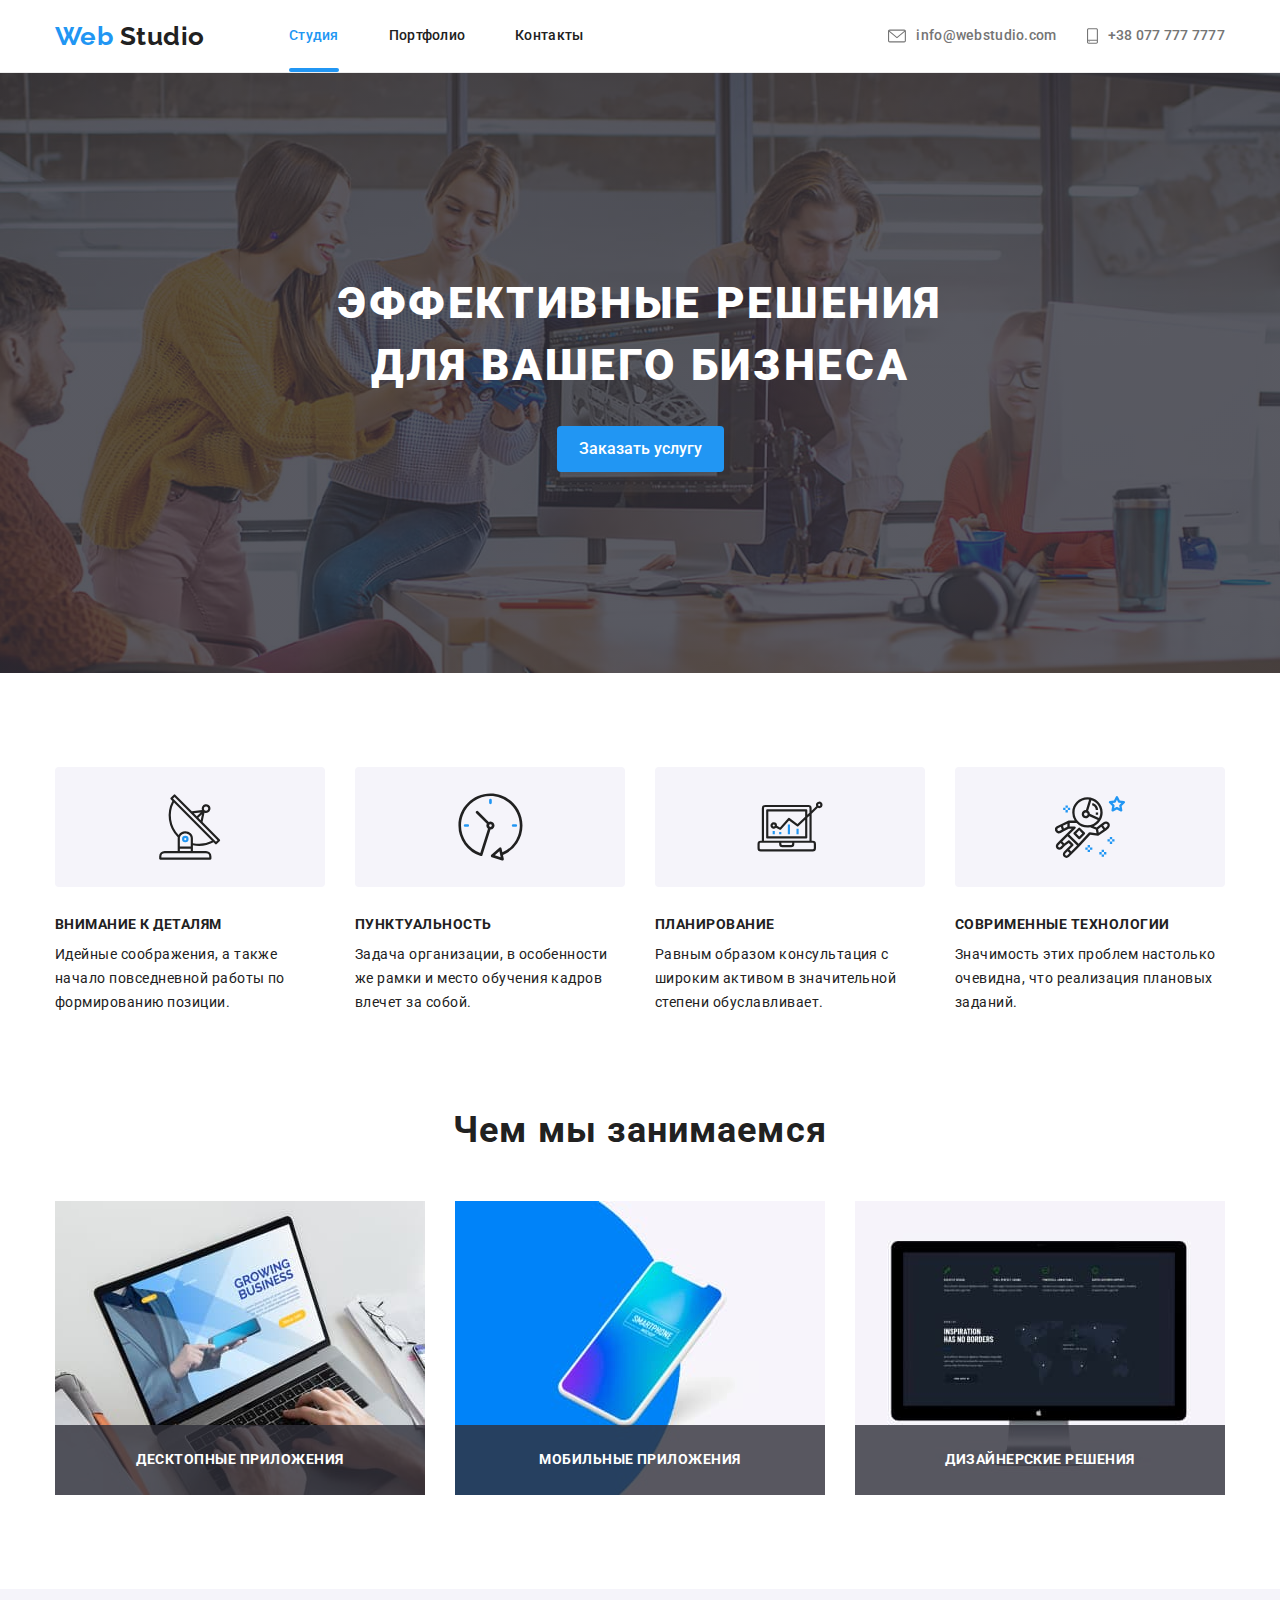
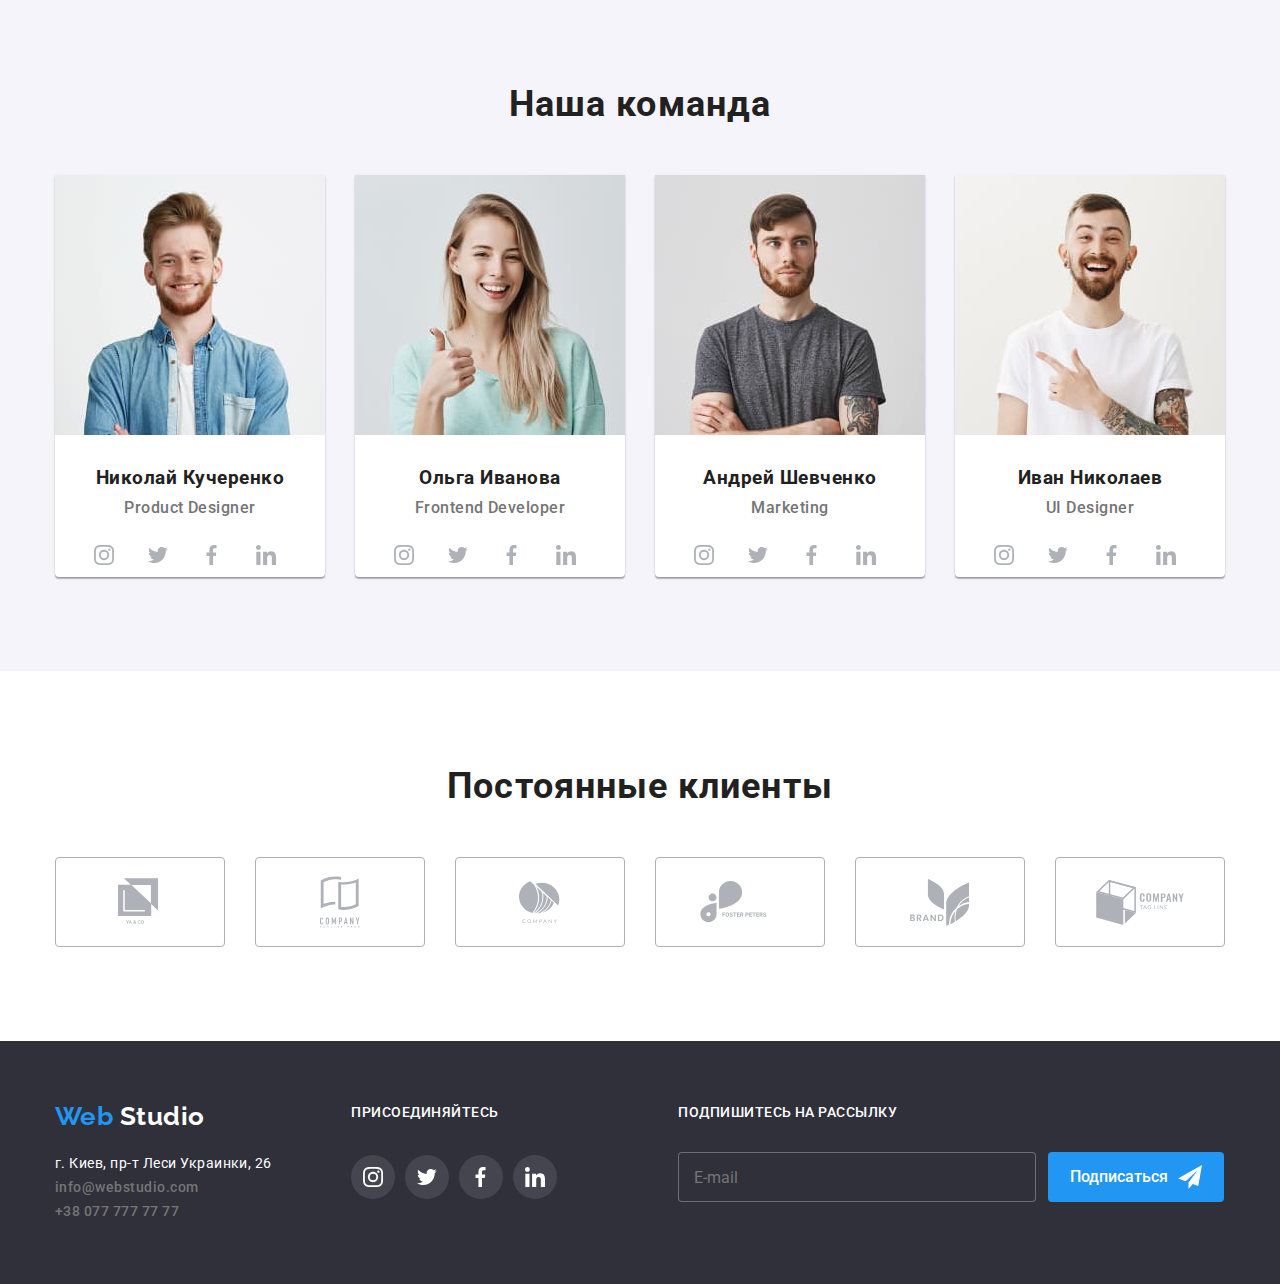
<file: index.html>
<!DOCTYPE html>
<html lang="en">

<head>
    <meta charset="UTF-8">
    <meta http-equiv="X-UA-Compatible" content="IE=edge">
    <meta name="viewport" content="width=device-width, initial-scale=1.0">
    
    <title>Web Studio</title>

    <link href="https://fonts.googleapis.com/css2?family=Raleway:wght@700&family=Roboto:wght@400;500;700&display=swap"
    rel="stylesheet">
    
    <link rel="stylesheet" href="https://cdnjs.cloudflare.com/ajax/libs/modern-normalize/1.1.0/modern-normalize.min.css">

    <link rel="stylesheet" href="./css/main.css">
</head>

<body>
    <!-- Шапка -->
    <header class="header">
        <div class="container">
            <div class="header__flex">
                <nav class="mein-nav">
                    <div class="logo-conteiner">
                        <a class="logo" href="./index.html">Web
                            <span class="logo__header">Studio</span>
                        </a>
                        
                        <button class="button-menu is-open" type="button" data-menu-button>
                            <svg class="" width="40" height="40" aria-label="Переключатель мобильного меню">
                                <use class="button-menu__icon-menu" href="./images/sprite-header-menu.svg#icon-button-menu"></use>
                                <use class="button-menu__icon-cross" href="./images/sprite-header-menu.svg#icon-button-close"></use>
                            </svg>
                        </button>
                    </div>                    

                    <div class="menu-conteiner is-open" id="menu-conteiner" data-menu>
                        <ul class="site-nav list">
                            <li class="site-nav__item">
                                <a class="site-nav__link site-nav__link--current" href="">Студия</a>
                            </li>
                            <li class="site-nav__item">
                                <a class="site-nav__link" href="./portfolio.html">Портфолио</a>
                            </li>
                            <li class="site-nav__item">
                                <a class="site-nav__link" href="">Контакты</a>
                            </li>
                        </ul>

                        <ul class="contact list">
                            <!-- вставляли иконки при помощи  тега img-->
                            <!-- <img src="./images/icon-gmail.svg" alt="Иконка электронная почта"> -->
                            <li class="contact__box">
                                <a class="contact__link" href="">
                                    <svg class="contact__icon" width="18" height="14">
                                        <use href="./images/sprite.svg#icon-gmail"></use>
                                    </svg>
                                    info@webstudio.com
                                </a>
                            </li>
                        
                            <!-- <img src="./images/icon-smartphone.svg" alt="Иконка телефон"> -->
                            <li class="contact__box">
                                <a class="contact__link" href="">
                                    <svg class="contact__icon" width="11" height="16">
                                        <use href="./images/sprite.svg#icon-smartphone"></use>
                                    </svg>
                                    +38 077 777 7777
                                </a>
                            </li>
                        </ul>
                    </div>                    
                </nav>               
            </div>
        </div>
    </header>

    <main>
        <!--Секция Герой-->
        <section class="hero section">
            <h1 class="hero__title">Эффективные решения<br>для вашего бизнеса</h1>
            <button type="button" class="button primary" data-modal-open>Заказать услугу</button>            
        </section>

        <!--Секция Наши прeимущества -->
        <section class="benefits">
            <div class="container container__benefits">
                <h2 class="container__title visually-hidden">Наши преимущества</h2>               
                <ul class="benefits__list list">
                    <li class="benefits__item">
                        <div class="benefits__background-icon" aria-label="изображение aнтенна">
                            <!-- для отображения надписи вместо при ошибках в загрузки css -->
                            <span class="visually-hidden">изображение aнтенны</span>
                            <svg class="benefits__icon--antenna" width="65.32" height="70">
                                <use href="./images/sprite.svg#antenna"></use>
                            </svg>
                        </div>
                        <!-- вставляли иконки при помощи  тега img-->
                        <!-- <img src="./images/antenna.svg" alt="Схематическое изображение спутниковой антены"> -->
                        <h3 class="benefits__title">Внимание к деталям</h3>
                        <p class="benefits__text">Идейные соображения, а также начало повседневной работы по формированию позиции.</p>
                    </li>

                    <li class="benefits__item">
                        <div class="benefits__background-icon">
                            <svg class="benefits__icon--clock" width="66.96" height="70">
                                <use href="./images/sprite.svg#clock"></use>
                            </svg>
                        </div>
                        <!-- <img src="./images/clock.svg" alt="Схематическое изображение механического циферблата часов"> -->
                        <h3 class="benefits__title">Пунктуальность</h3>
                        <p class="benefits__text">Задача организации, в особенности же рамки и место обучения кадров влечет за собой.</p>
                    </li>

                    <li class="benefits__item">
                        <div class="benefits__background-icon">
                            <svg class="benefits__icon--diagram" width="80" height="65">
                                <use href="./images/sprite.svg#diagram"></use>
                            </svg>
                        </div>
                        <!-- <img src="./images/diagram.svg" alt="Схематическое изображение диаграммы"> -->
                        <h3 class="benefits__title">Планирование</h3>
                        <p class="benefits__text">Равным образом консультация с широким активом в значительной степени обуславливает.</p>
                    </li>

                    <li class="benefits__item">
                        <div class="benefits__background-icon">
                            <svg class="benefits__icon--astronaut" width="70" height="70">
                                <use href="./images/sprite.svg#astronaut"></use>
                            </svg>
                        </div>
                        <!-- <img src="./images/astronaut.svg" alt="Схематическое изображение астронафта в космосе"> -->
                        <h3 class="benefits__title">Соврименные технологии</h3>
                        <p class="benefits__text">Значимость этих проблем настолько очевидна, что реализация плановых заданий.</p>
                    </li>
                </ul>
            </div>
        </section>

        <!--Секция Чем ми занимаемся -->
        <section class="projects">
            <div class="container container__projects">
                <h2 class="container__title">Чем мы занимаемся</h2>
                <ul class="projects__list list">
                    <li class="item projects__examples">                        
                        <h3 class="projects__title">Десктопные приложения</h3>                           
                        <img 
                            srcset="./images/project1-370.jpg 1x,
                             ./images/project1-740.jpg 2x
                            "
                            src="./images/project1-370.jpg"
                            alt="Руки человека работающие на ноутбуке, который расположен на столе"
                            width="370"
                        >
                    </li>

                    <li class="item projects__examples">
                        <h3 class="projects__title">Мобильные приложения</h3>                        
                        <img 
                            srcset="./images/project2-370.jpg 1x,
                             ./images/project2-740.jpg 2x
                            "
                            src="./images/project2-370.jpg"
                            alt="Смартфон на бело-синем фоне"
                            width="370"
                        >
                    </li>

                    <li class="item projects__examples">
                        <h3 class="projects__title">Дизайнерские решения</h3>                        
                        <img 
                            srcset="./images/project3-370.jpg 1x,
                             ./images/project3-740.jpg 2x
                            "
                            src="./images/project3-370.jpg"
                            alt="Монитор с изображение"
                            width="370"
                        >
                    </li>
                </ul>
            </div>
        </section>

        <!--Секция Наша команда -->
        <section class="section section__team">
            <div class="container container__team">
                <h2 class="container__title">Наша команда</h2>
                <ul class="team__list list">
                    <li class="team__item">
                        <img 
                            srcset="./images/nikolai-270.jpg 1x,
                             ./images/nikolai-540.jpg 2x
                            "
                            src="./images/nikolai-270.jpg"
                            alt="Изображение сотрудника"
                            width="270"
                        >
                        <h3 class="team__name">Николай Кучеренко</h3>
                        <p class="team__position">Product Designer</p>
                        <ul class="networks networks__team list">
                            <li class="networks__item">
                                <!-- <a href=""><img src="./images/icon-instagram.svg" alt="Иконка Instagram"> -->
                                <a class="networks__link" href="">                                   
                                    <svg class="networks__icon networks__icon--team">
                                        <use href="./images/sprite.svg#icon-instagram"></use>
                                    </svg>                                    
                                </a>
                            </li>
                            <li class="networks__item">
                                <!-- <a href=""><img src="./images/icon-twitter.svg" alt="Иконка Twitter"></a> -->
                                <a class="networks__link" href="">                                   
                                    <svg class="networks__icon networks__icon--team">
                                        <use href="./images/sprite.svg#icon-twitter"></use>
                                    </svg>                                    
                                </a>
                            </li>
                            <li class="networks__item">
                                <!-- <a href=""><img src="./images/icon-facebook.svg" alt="Иконка Facebook"></a> -->
                                <a class="networks__link" href="">                                    
                                    <svg class="networks__icon networks__icon--team">
                                        <use href="./images/sprite.svg#icon-facebook"></use>
                                    </svg>                                   
                                </a>
                            </li>
                            <li class="networks__item">
                                <!-- <a href=""><img src="./images/icon-ln.svg" alt="Иконка LinkedIn"></a> -->
                                <a class="networks__link" href="">                                    
                                    <svg class="networks__icon networks__icon--team">
                                        <use href="./images/sprite.svg#icon-linkedin"></use>
                                    </svg>                                    
                                </a>
                            </li>
                        </ul>
                    </li>

                    <li class="team__item">
                        <img 
                            srcset="./images/olga-270.jpg 1x,
                             ./images/olga-540.jpg 2x
                            "
                            src="./images/olga-270.jpg"
                            alt="Изображение сотрудника"
                            width="270"
                        >
                        <h3 class="team__name">Ольга Иванова</h3>
                        <p class="team__position">Frontend Developer</p>
                        <ul class="networks networks__team list">
                            <li class="networks__item">
                                <!-- <a href=""><img src="./images/icon-instagram.svg" alt="Иконка Instagram"> -->
                                <a class="networks__link" href="">                                    
                                    <svg class="networks__icon networks__icon--team">
                                        <use href="./images/sprite.svg#icon-instagram"></use>
                                    </svg>                                    
                                </a>
                            </li>
                            <li class="networks__item">
                                <!-- <a href=""><img src="./images/icon-twitter.svg" alt="Иконка Twitter"></a> -->
                                <a class="networks__link" href="">                                    
                                    <svg class="networks__icon networks__icon--team">
                                        <use href="./images/sprite.svg#icon-twitter"></use>
                                    </svg>                                    
                                </a>
                            </li>
                            <li class="networks__item">
                                <!-- <a href=""><img src="./images/icon-facebook.svg" alt="Иконка Facebook"></a> -->
                                <a class="networks__link" href="">                                    
                                    <svg class="networks__icon networks__icon--team">
                                        <use href="./images/sprite.svg#icon-facebook"></use>
                                    </svg>                                    
                                </a>
                            </li>
                            <li class="networks__item">
                                <!-- <a href=""><img src="./images/icon-ln.svg" alt="Иконка LinkedIn"></a> -->
                                <a class="networks__link" href="">                                    
                                    <svg class="networks__icon networks__icon--team">
                                        <use href="./images/sprite.svg#icon-linkedin"></use>
                                    </svg>                                    
                                </a>
                            </li>
                        </ul>
                    </li>

                    <li class="team__item">
                        <img 
                            srcset="./images/andrei-270.jpg 1x,
                             ./images/andrei-540.jpg 2x
                            "
                            src="./images/andrei-270.jpg"
                            alt="Изображение сотрудника"
                            width="270"
                        >
                        <h3 class="team__name">Андрей Шевченко</h3>
                        <p class="team__position">Marketing</p>
                        <ul class="networks networks__team list">
                            <li class="networks__item">
                                <!-- <a href=""><img src="./images/icon-instagram.svg" alt="Иконка Instagram"> -->
                                <a class="networks__link" href="">                                    
                                    <svg class="networks__icon networks__icon--team">
                                        <use href="./images/sprite.svg#icon-instagram"></use>
                                    </svg>                                    
                                </a>
                            </li>
                            <li class="networks__item">
                                <!-- <a href=""><img src="./images/icon-twitter.svg" alt="Иконка Twitter"></a> -->
                                <a class="networks__link" href="">                                    
                                    <svg class="networks__icon networks__icon--team">
                                        <use href="./images/sprite.svg#icon-twitter"></use>
                                    </svg>                                    
                                </a>
                            </li>
                            <li class="networks__item">
                                <!-- <a href=""><img src="./images/icon-facebook.svg" alt="Иконка Facebook"></a> -->
                                <a class="networks__link" href="">                                    
                                    <svg class="networks__icon networks__icon--team">
                                        <use href="./images/sprite.svg#icon-facebook"></use>
                                    </svg>                                    
                                </a>
                            </li>
                            <li class="networks__item">
                                <!-- <a href=""><img src="./images/icon-ln.svg" alt="Иконка LinkedIn"></a> -->
                                <a class="networks__link" href="">                                    
                                    <svg class="networks__icon networks__icon--team">
                                        <use href="./images/sprite.svg#icon-linkedin"></use>
                                    </svg>                                    
                                </a>
                            </li>
                        </ul>
                    </li>

                    <li class="team__item">
                        <img 
                            srcset="./images/ivan-270.jpg 1x,
                             ./images/ivan-540.jpg 2x
                            "
                            src="./images/ivan-270.jpg"
                            alt="Изображение сотрудника"
                            width="270"
                        >
                        <h3 class="team__name">Иван Николаев</h3>
                        <p class="team__position">UI Designer</p>
                        <ul class="networks networks__team list">
                            <li class="networks__item">
                                <!-- <a href=""><img src="./images/icon-instagram.svg" alt="Иконка Instagram"> -->
                                <a class="networks__link" href="">                                   
                                    <svg class="networks__icon networks__icon--team">
                                        <use href="./images/sprite.svg#icon-instagram"></use>
                                    </svg>                                    
                                </a>
                            </li>
                            <li class="networks__item">
                                <!-- <a href=""><img src="./images/icon-twitter.svg" alt="Иконка Twitter"></a> -->
                                <a class="networks__link" href="">                                    
                                    <svg class="networks__icon networks__icon--team">
                                        <use href="./images/sprite.svg#icon-twitter"></use>
                                    </svg>                                   
                                </a>
                            </li>
                            <li class="networks__item">
                                <!-- <a href=""><img src="./images/icon-facebook.svg" alt="Иконка Facebook"></a> -->
                                <a class="networks__link" href="">                                   
                                    <svg class="networks__icon networks__icon--team">
                                        <use href="./images/sprite.svg#icon-facebook"></use>
                                    </svg>                                   
                                </a>
                            </li>
                            <li class="networks__item">
                                <!-- <a href=""><img src="./images/icon-ln.svg" alt="Иконка LinkedIn"></a> -->
                                <a class="networks__link" href="">                                    
                                    <svg class="networks__icon networks__icon--team">
                                        <use href="./images/sprite.svg#icon-linkedin"></use>
                                    </svg>                                   
                                </a>
                            </li>
                        </ul>
                    </li>
                </ul>
            </div>
        </section>

        <!--Секция Постоянные клиенты -->
        <section class="clients">
            <div class="container container__clients">
                <h2 class="container__title">Постоянные клиенты</h2>
                <ul class="clients__list list">
                    <li class="clients__item">
                        <!-- вставляли иконки при помощи  тега img-->
                        <!-- <a href=""><img src="./images/client-1.svg" alt="Логотип компании"></a> -->
                        <a class="clients__link" href="">                            
                            <svg class="client-1" width="44.27" height="49.23">
                                <use href="./images/sprite.svg#client-1"></use>
                            </svg>                            
                        </a>
                    </li>

                    <li class="clients__item">
                        <!-- <a href=""><img src="./images/client-2.svg" alt="Логотип компании"></a> -->
                        <a class="clients__link" href="">                            
                            <svg class="client-2" width="40" height="52">
                                <use href="./images/sprite.svg#client-2"></use>
                            </svg>                           
                        </a>
                    </li>

                    <li class="clients__item">
                        <!-- <a href=""><img src="./images/client-3.svg" alt="Логотип компании"></a> -->
                        <a class="clients__link" href="">                            
                            <svg class="client-3" width="41" height="42.6">
                                <use href="./images/sprite.svg#client-3"></use>
                            </svg>                            
                        </a>
                    </li>

                    <li class="clients__item">
                        <!-- <a href=""><img src="./images/client-5.svg" alt="Логотип компании"></a> -->
                        <a class="clients__link" href="">                           
                            <svg class="client-4" width="79.66" height="42.06">
                                <use href="./images/sprite.svg#client-4"></use>
                            </svg>                            
                        </a>
                    </li>

                    <li class="clients__item">
                        <!-- <a href=""><img src="./images/client-6.svg" alt="Логотип компании"></a> -->
                        <a class="clients__link" href="">                            
                            <svg class="client-5" width="59" height="47">
                                <use href="./images/sprite.svg#client-5"></use>
                            </svg>                            
                        </a>
                    </li>

                    <li class="clients__item">
                        <!-- <a href=""><img src="./images/client-1.svg" alt="Логотип компании"></a> -->
                        <a class="clients__link" href="">                           
                            <svg class="client-6" width="88.48" height="45.44">
                                <use href="./images/sprite.svg#client-6"></use>
                            </svg>                           
                        </a>
                    </li>
                </ul>
            </div>
        </section>
    </main>

    <!--Секция Подвал -->
    <footer class="footer">
        <div class="container container__footer">
            <div class="footer__container">
                <div class="footer__logo-address">
                    <a href="./index.html" class="logo">Web <samp class="logo logo__footer">Studio</samp></a>
                    <address class="footer__address">
                        г. Киев, пр-т Леси Украинки, 26 <br>
                        <span class="footer__contact">info@webstudio.com <br>
                            +38 077 777 77 77</span>
                    </address>
                </div>
                
                <div class="footer__networks">
                    <b class="footer__call">Присоединяйтесь</b>
                    <ul class="networks list">
                        <li class="networks__item">
                            <!-- <a href=""><img src="./images/icon-instagram.svg" alt="Иконка Instagram"></a> -->
                            <a class="networks__link networks__link--footer" href="">
                                <svg class="networks__icon networks__icon--footer">
                                    <use href="./images/sprite.svg#icon-instagram"></use>
                                </svg>
                            </a>
                        </li>
                
                        <li class="networks__item">
                            <!-- <a href=""><img src="./images/icon-twitter.svg" alt="Иконка Twitter"></a> -->
                            <a class="networks__link networks__link--footer" href="">
                                <svg class="networks__icon networks__icon--footer">
                                    <use href="./images/sprite.svg#icon-twitter"></use>
                                </svg>
                            </a>
                        </li>
                
                        <li class="networks__item">
                            <!-- <a href=""><img src="./images/icon-facebook.svg" alt="Иконка Facebook"></a> -->
                            <a class="networks__link networks__link--footer" href="">
                                <svg class="networks__icon networks__icon--footer">
                                    <use href="./images/sprite.svg#icon-facebook"></use>
                                </svg>
                            </a>
                        </li>
                
                        <li class="networks__item">
                            <!-- <a href=""><img src="./images/icon-ln.svg" alt="Иконка Facebook"></a> -->
                            <a class="networks__link networks__link--footer" href="">
                                <svg class="networks__icon networks__icon--footer">
                                    <use href="./images/sprite.svg#icon-linkedin"></use>
                                </svg>
                            </a>
                        </li>
                    </ul>
                </div>
            </div>
    
            <div class="footer__form">
                <b class="footer__call">Подпишитесь на рассылку </b>
    
                <input type="email" name="mail" id="mail" placeholder="E-mail" />
    
                <button type="submit" class=" button button__primary button__primary--icon">
                    Подписаться
                    <svg class="button__icon-footer" width="24" height="24">
                        <use href="./images/sprite.svg#icon-send"></use>
                    </svg>
                </button>
            </div>
        </div>
    </footer>

    <div class="backdrop is-hidden" data-modal>
        <div class="modal">
            <button class="modal__button" data-modal-close>
                <!-- Закрить -->
                <svg class="modal__button-icon">
                    <use href="./images/sprite-modal.svg#close"></use>
                </svg>
            </button>
            
            <form class="form">                              
                <b class="form__call">Оставьте свои данные, мы вам перезвоним</b>

                <div class="form__field">
                    <input type="text" name="name" id="name" placeholder=" " />
                    <label for="name">Имя</label>
                    <svg class="form__icon" width="12" height="12">
                        <use href="./images/sprite-modal.svg#icon-name"></use>
                    </svg>
                </div>

                <div class="form__field">
                    <input type="tel" name="tel" id="tel" placeholder=" " />
                    <label for="tel">Телефон</label>
                    <svg class="form__icon" width="13" height="13">
                        <use href="./images/sprite-modal.svg#icon-telephone"></use>
                    </svg>
                </div>

                <div class="form__field">
                    <input type="email" name="mail" id="mail" placeholder=" " />
                    <label for="mail">Почта</label>
                    <svg class="form__icon" width="15" height="12">
                        <use href="./images/sprite-modal.svg#icon-mail"></use>
                    </svg>
                </div>

                <div class="form__commit">
                    <textarea class="form-field-commet" name="commet" id="" rows="6" placeholder=" "></textarea>
                    <label for="mail">Комментарий</label>
                </div>
                
                <!-- <div class="form-checkbox">
                    <input type="checkbox" value="" id="agreement" class="checkbox"/>
                    <label for="agreement">Соглашаюсь с рассылкой и принимаю 
                        <a href="" class="form-link">Условия договора</a>
                    </label>
                </div> -->

                <label class="form__checkbox">
                    <input type="checkbox" value="" class="checkbox" />
                    <svg class="checkbox__icon" width="16" height="15">
                        <use href="./images/sprite-modal.svg#icon-confim"></use>
                    </svg>

                    <span class="checkbox__text">
                        Соглашаюсь с рассылкой и принимаю
                        <a href="" class="checkbox__link">Условия договора</a>   
                    </span>                 
                </label>                                                    

                <button type="submit" class="button button__primary button__primary--form">Отправить</button>
            </form>

        </div>
    </div>
    
    <script src="./js/modal.js"></script>    

    <script>
        const { height: pageHeaderHeight } = document
            .querySelector(".header")
            .getBoundingClientRect();
        document.body.style.paddingTop = `${pageHeaderHeight}px`;        
    </script>

</body>
</html>
</file>
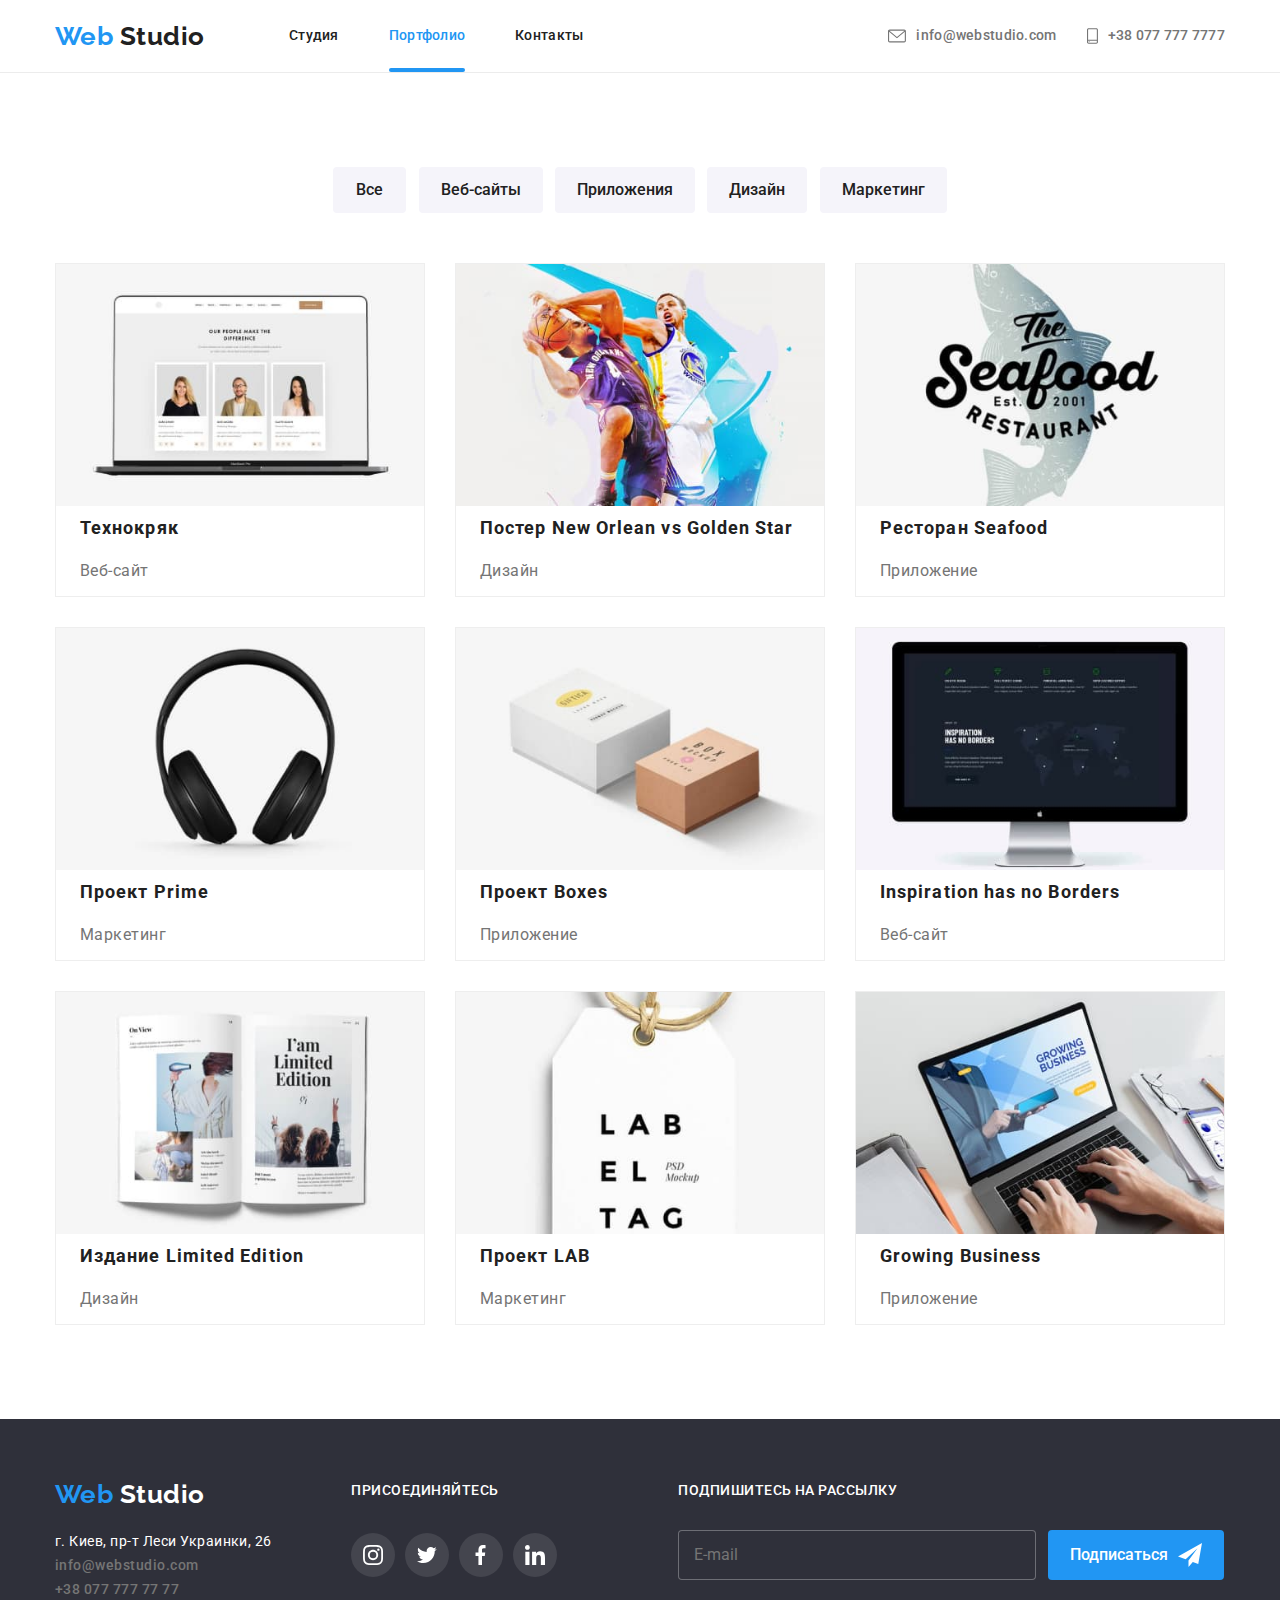
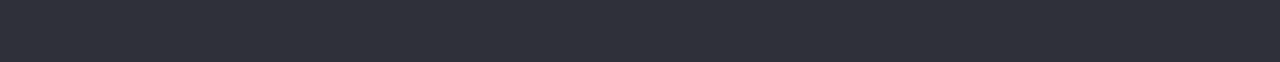
<file: portfolio.html>
<!DOCTYPE html>
<html lang="en">

<head>
    <meta charset="UTF-8">
    <meta http-equiv="X-UA-Compatible" content="IE=edge">
    <meta name="viewport" content="width=device-width, initial-scale=1.0">
    <title>Web Studio</title>

    <link href="https://fonts.googleapis.com/css2?family=Raleway:wght@700&family=Roboto:wght@400;500;700&display=swap"
    rel="stylesheet">

    <link rel="stylesheet" href="https://cdnjs.cloudflare.com/ajax/libs/modern-normalize/1.1.0/modern-normalize.min.css">

    <link rel="stylesheet" href="./css/main.css">
</head>

<body>
    <!-- Шапка -->
    <header class="header">
        <div class="container ">
            <div class="header__flex">
                <nav class="mein-nav">    
                    <div class="logo-conteiner">
                        <a class="logo" href="./index.html">Web
                            <span class="logo__header">Studio</span>
                        </a>
    
                        <button class="button-menu is-open" type="button" data-menu-button>
                            <svg class="" width="40" height="40" aria-label="Переключатель мобильного меню">
                                <use class="button-menu__icon-menu" href="./images/sprite-header-menu.svg#icon-button-menu">
                                </use>
                                <use class="button-menu__icon-cross"
                                    href="./images/sprite-header-menu.svg#icon-button-close"></use>
                            </svg>
                        </button>
                    </div>
    
                    <div class="menu-conteiner is-open" id="menu-conteiner" data-menu>
                        <ul class="site-nav list">
                            <li class="site-nav__item">
                                <a class="site-nav__link" href="./index.html">Студия</a>
                            </li>
                            <li class="site-nav__item">
                                <a class="site-nav__link site-nav__link--current" href="">Портфолио</a>
                            </li>
                            <li class="site-nav__item">
                                <a class="site-nav__link" href="">Контакты</a>
                            </li>
                        </ul>
    
                        <ul class="contact list">
                            <!-- вставляли иконки при помощи  тега img-->
                            <!-- <img src="./images/icon-gmail.svg" alt="Иконка электронная почта"> -->
                            <li class="contact__box item">
                                <a class="contact__link" href="">
                                    <svg class="contact__icon" width="18" height="14">
                                        <use href="./images/sprite.svg#icon-gmail"></use>
                                    </svg>
                                    info@webstudio.com
                                </a>
                            </li>
    
                            <!-- <img src="./images/icon-smartphone.svg" alt="Иконка телефон"> -->
                            <li class="contact__box item">
                                <a class="contact__link" href="">
                                    <svg class="contact__icon" width="11" height="16">
                                        <use href="./images/sprite.svg#icon-smartphone"></use>
                                    </svg>
                                    +38 077 777 7777
                                </a>
                            </li>
                        </ul>
                    </div>
                </nav>
            </div>
        </div>
    </header>
              
    <!-- Чем ми занимаемся-->
    <main>
        <section class="examples">
            <div class="container container__portfolio">
                <h1 class="container__title visually-hidden">Примеры работ</h1>
                <div class="button-bar">
                    <button type="button" class="button button__secondery button__secondery--bar">Все</button>
                    <button type="button" class="button button__secondery button__secondery--bar">Веб-сайты</button>
                    <button type="button" class="button button__secondery button__secondery--bar">Приложения</button>
                    <button type="button" class="button button__secondery button__secondery--bar">Дизайн</button>
                    <button type="button" class="button button__secondery button__secondery--bar">Маркетинг</button>
                </div>           
                   
                <ul class="examples__list list">
                    <li class="examples__item">
                        <a class="examples__link" href="">
                            <div class="product">                                
                                <img 
                                    srcset="./images/product1-450.jpg 1x,
                                     ./images/product1-900.jpg 2x
                                    "
                                    src="./images/product1-450.jpg"
                                    alt="Монитор с изображением"
                                    width="370"
                                >
                                <p class="product__descriptions">Технокряк это современная площадка распространения вируса.
                                    Компании используют эту платформу для цифрового
                                    шпионажа и атак на защищённые сервера конкурентов.
                                </p>
                            </div>
                            
                            <h3 class="product__title">Технокряк</h3>
                            <p class="product__text">Веб-сайт</p>
                        </a>
                    </li>
                    
                    <li class="examples__item">
                        <a class="examples__link" href="">
                            <div class="product">                                
                                <img 
                                    srcset="./images/product2-450.jpg 1x,
                                     ./images/product2-900.jpg 2x
                                    "
                                    src="./images/product2-450.jpg"
                                    alt="Два баскетболиста в борьбе за мяч"
                                    width="370"
                                >
                                <p class="product__descriptions">Технокряк это современная площадка распространения вируса.
                                    Компании используют эту платформу для цифрового
                                    шпионажа и атак на защищённые сервера конкурентов.
                                </p>
                            </div>
                            <h3 class="product__title">Постер New Orlean vs Golden Star</h3>
                            <p class="product__text">Дизайн</p>
                        </a>
                    </li>
                    
                    <li class="examples__item">
                        <a class="examples__link" href="">
                            <div class="product">                                
                                <img 
                                    srcset="./images/product3-450.jpg 1x,
                                     ./images/product3-900.jpg 2x
                                    "
                                    src="./images/product3-450.jpg"
                                    alt="Логотип ресторана"
                                    width="370"
                                >
                                <p class="product__descriptions">Технокряк это современная площадка распространения вируса.
                                    Компании используют эту платформу для цифрового
                                    шпионажа и атак на защищённые сервера конкурентов.
                                </p>
                            </div>
                            <h3 class="product__title">Ресторан Seafood</h3>
                            <p class="product__text">Приложение</p>
                        </a>
                    </li>
                    
                    <li class="examples__item">
                        <a class="examples__link" href="">
                            <div class="product">                                
                                <img 
                                    srcset="./images/product4-450.jpg 1x,
                                     ./images/product4-900.jpg 2x
                                    "
                                    src="./images/product4-450.jpg"
                                    alt="Наушники черного цвета"
                                    width="370"
                                >
                                <p class="product__descriptions">Технокряк это современная площадка распространения вируса.
                                    Компании используют эту платформу для цифрового
                                    шпионажа и атак на защищённые сервера конкурентов.
                                </p>
                            </div>
                            <h3 class="product__title">Проект Prime</h3>
                            <p class="product__text">Маркетинг</p>
                        </a>
                    </li>
                    
                    <li class="examples__item">
                        <a class="examples__link" href="">
                            <div class="product">                                
                                <img 
                                    srcset="./images/product5-450.jpg 1x,
                                     ./images/product5-900.jpg 2x
                                    "
                                    src="./images/product5-450.jpg"
                                    alt="Две коробки белого и серого цвета, лежащие рядом"
                                    width="370"
                                >
                                <p class="product__descriptions">Технокряк это современная площадка распространения вируса.
                                    Компании используют эту платформу для цифрового
                                    шпионажа и атак на защищённые сервера конкурентов.
                                </p>
                            </div>
                            <h3 class="product__title">Проект Boxes</h3>
                            <p class="product__text">Приложение</p>
                        </a>
                    </li>
                    
                    <li class="examples__item">
                        <a class="examples__link" href="">
                            <div class="product">                                
                                <img 
                                    srcset="./images/product6-450.jpg 1x,
                                     ./images/product6-900.jpg 2x
                                    "
                                    src="./images/product6-450.jpg"
                                    alt="Монитор с изображением на экране"
                                    width="370"
                                >
                                <p class="product__descriptions">Технокряк это современная площадка распространения вируса.
                                    Компании используют эту платформу для цифрового
                                    шпионажа и атак на защищённые сервера конкурентов.
                                </p>
                            </div>
                            <h3 class="product__title">Inspiration has no Borders</h3>
                            <p class="product__text">Веб-сайт</p>
                        </a>
                    </li>
                    
                    <li class="examples__item">
                        <a class="examples__link" href="">
                            <div class="product">                                
                                <img 
                                    srcset="./images/product7-450.jpg 1x,
                                     ./images/product7-900.jpg 2x
                                    "
                                    src="./images/product7-450.jpg"
                                    alt="Книга в открытом виде"
                                    width="370"
                                >
                                <p class="product__descriptions">Технокряк это современная площадка распространения вируса.
                                    Компании используют эту платформу для цифрового
                                    шпионажа и атак на защищённые сервера конкурентов.
                                </p>
                            </div>
                            <h3 class="product__title">Издание Limited Edition</h3>
                            <p class="product__text">Дизайн</p>
                        </a>
                    </li>

                    <li class="examples__item">
                        <a class="examples__link" href="">
                            <div class="product">                                
                                <img 
                                    srcset="./images/product8-450.jpg 1x,
                                     ./images/product8-900.jpg 2x
                                    "
                                    src="./images/product8-450.jpg"
                                    alt="Бирка с надписью"
                                    width="370"
                                >
                                <p class="product__descriptions">Технокряк это современная площадка распространения вируса.
                                    Компании используют эту платформу для цифрового
                                    шпионажа и атак на защищённые сервера конкурентов.
                                </p>
                            </div>
                            <h3 class="product__title">Проект LAB</h3>
                            <p class="product__text">Маркетинг</p>
                        </a>
                    </li>
                    
                    <li class="examples__item">
                        <a class="examples__link" href="">
                            <div class="product">                                
                                <img 
                                    srcset="./images/product9-450.jpg 1x,
                                     ./images/product9-900.jpg 2x
                                    "
                                    src="./images/product9-450.jpg"
                                    alt="Руки человека работающие на ноутбуке, который лежит на столе"
                                    width="370"
                                >
                                <p class="product__descriptions">Технокряк это современная площадка распространения вируса.
                                    Компании используют эту платформу для цифрового
                                    шпионажа и атак на защищённые сервера конкурентов.
                                </p>
                            </div>
                            <h3 class="product__title">Growing Business</h3>
                            <p class="product__text">Приложение</p>
                        </a>
                    </li>
                </ul>
            </div >  
        </section>  
    </main>

    <!--Секция Подвал -->
    <footer class="footer">
        <div class="container container__footer">
            <div class="footer__container">
                <div class="footer__logo-address">
                    <a href="./index.html" class="logo">Web <samp class="logo logo__footer">Studio</samp></a>
                    <address class="footer__address">
                        г. Киев, пр-т Леси Украинки, 26 <br>
                        <span class="footer__contact">info@webstudio.com <br>
                            +38 077 777 77 77</span>
                    </address>
                </div>
    
                <div class="footer__networks">
                    <b class="footer__call">Присоединяйтесь</b>
                    <ul class="networks list">
                        <li class="networks__item">
                            <!-- <a href=""><img src="./images/icon-instagram.svg" alt="Иконка Instagram"></a> -->
                            <a class="networks__link networks__link--footer" href="">
                                <svg class="networks__icon networks__icon--footer">
                                    <use href="./images/sprite.svg#icon-instagram"></use>
                                </svg>
                            </a>
                        </li>
    
                        <li class="networks__item">
                            <!-- <a href=""><img src="./images/icon-twitter.svg" alt="Иконка Twitter"></a> -->
                            <a class="networks__link networks__link--footer" href="">
                                <svg class="networks__icon networks__icon--footer">
                                    <use href="./images/sprite.svg#icon-twitter"></use>
                                </svg>
                            </a>
                        </li>
    
                        <li class="networks__item">
                            <!-- <a href=""><img src="./images/icon-facebook.svg" alt="Иконка Facebook"></a> -->
                            <a class="networks__link networks__link--footer" href="">
                                <svg class="networks__icon networks__icon--footer">
                                    <use href="./images/sprite.svg#icon-facebook"></use>
                                </svg>
                            </a>
                        </li>
    
                        <li class="networks__item">
                            <!-- <a href=""><img src="./images/icon-ln.svg" alt="Иконка Facebook"></a> -->
                            <a class="networks__link networks__link--footer" href="">
                                <svg class="networks__icon networks__icon--footer">
                                    <use href="./images/sprite.svg#icon-linkedin"></use>
                                </svg>
                            </a>
                        </li>
                    </ul>
                </div>
            </div>
    
            <div class="footer__form">
                <b class="footer__call">Подпишитесь на рассылку </b>
    
                <input type="email" name="mail" id="mail" placeholder="E-mail" />
    
                <button type="submit" class=" button button__primary button__primary--icon">
                    Подписаться
                    <svg class="button__icon-footer" width="24" height="24">
                        <use href="./images/sprite.svg#icon-send"></use>
                    </svg>
                </button>
            </div>
        </div>
    </footer>

    <script src="./js/modal.js"></script>
    
    <script>
        const { height: pageHeaderHeight } = document
            .querySelector(".header")
            .getBoundingClientRect();
        document.body.style.paddingTop = `${pageHeaderHeight}px`;
    </script>

</body>
</html>
</file>
<file: css/main.css>
@charset "UTF-8";
.visually-hidden {
  position: absolute;
  width: 1px;
  height: 1px;
  margin: -1px;
  border: 0px;
  padding: 0px;
  white-space: nowrap;
  -webkit-clip-path: inset(100);
          clip-path: inset(100);
  clip: rect(0 0 0 0);
  overflow: hidden;
}

.list {
  padding: 0;
  margin: 0;
  list-style: none;
}

.container {
  margin-left: auto;
  margin-right: auto;
  padding-left: 15px;
  padding-right: 15px;
}
@media screen and (min-width: 480px) {
  .container {
    width: 480px;
  }
}
@media screen and (min-width: 768px) {
  .container {
    width: 768px;
  }
}
@media screen and (min-width: 1200px) {
  .container {
    width: 1200px;
  }
}
.container__title {
  margin-top: 0;
  margin-bottom: 30px;
  font-size: 28px;
  line-height: 1.17em;
  letter-spacing: 0.03em;
  text-align: center;
}
@media screen and (min-width: 1200px) {
  .container__title {
    margin-bottom: 50px;
    font-size: 36px;
  }
}
@media screen and (max-width: 1199px) {
  .container__benefits {
    padding-top: 60px;
    padding-bottom: 60px;
  }
}
@media screen and (min-width: 1200px) {
  .container__benefits {
    padding-top: 94px;
    padding-bottom: 94px;
  }
}
@media screen and (max-width: 1199px) {
  .container__projects {
    padding-top: 60px;
    padding-bottom: 60px;
  }
}
@media screen and (min-width: 1200px) {
  .container__projects {
    padding-bottom: 94px;
  }
}
@media screen and (max-width: 1199px) {
  .container__team {
    padding-top: 60px;
    padding-bottom: 60px;
  }
}
@media screen and (min-width: 1200px) {
  .container__team {
    padding-top: 94px;
    padding-bottom: 94px;
  }
}
@media screen and (max-width: 1199px) {
  .container__clients {
    padding-top: 60px;
    padding-bottom: 60px;
  }
}
@media screen and (min-width: 1200px) {
  .container__clients {
    padding-top: 94px;
    padding-bottom: 94px;
  }
}
.container__footer {
  padding-top: 60px;
  padding-bottom: 60px;
}
@media screen and (min-width: 1200px) {
  .container__footer {
    display: flex;
  }
}
@media screen and (max-width: 1199px) {
  .container__portfolio {
    padding-top: 60px;
    padding-bottom: 60px;
  }
}
@media screen and (min-width: 1200px) {
  .container__portfolio {
    padding-top: 94px;
    padding-bottom: 94px;
  }
}

section {
  padding-top: 0px;
  padding-bottom: 0px;
  z-index: 3;
}

.section__team {
  background-color: #F5F4FA;
}

.button {
  border: none;
  border-radius: 4px;
  padding: 10px 22px;
  min-width: 73px;
  color: #ffffff;
  background-color: #2196f3;
  /* font-family: inherit; для унаследования свойства кнопкой */
  font-weight: 500;
  font-size: 16px;
  line-height: 1.62em;
  text-align: center;
  transition: background-color 350ms cubic-bezier(0.4, 0, 0.2, 1), color 350ms cubic-bezier(0.4, 0, 0.2, 1);
}
.button__primary {
  color: #ffffff;
  background-color: #2196f3;
}
@media screen and (max-width: 1199px) {
  .button__primary--form {
    display: block;
    margin-left: auto;
    margin-right: auto;
  }
}
.button__primary--icon {
  display: flex;
  align-items: center;
  height: 50px;
}
@media screen and (max-width: 1199px) {
  .button__primary--icon {
    margin-left: auto;
    margin-right: auto;
  }
}
.button__secondery {
  color: #212121;
  background-color: #F5F4FA;
}
.button:hover {
  cursor: pointer;
}
.button__icon-footer {
  margin-left: 10px;
}
.button__secondery--bar:not(:last-child) {
  margin-right: 8px;
}
@media screen and (max-width: 767px) {
  .button__secondery--bar:nth-child(-n+3) {
    margin-bottom: 15px;
  }
}
.button__secondery--bar:hover, .button__secondery--bar:focus {
  color: #ffffff;
  background-color: #2196f3;
  box-shadow: 0px 3px 1px rgba(0, 0, 0, 0.1), 0px 1px 2px rgba(0, 0, 0, 0.08), 0px 2px 2px rgba(0, 0, 0, 0.12);
  cursor: pointer;
}

.button-menu {
  margin-top: 10px;
  margin-bottom: 10px;
  padding: 0px;
  border: none;
  background-color: transparent;
}
@media screen and (max-width: 767px) {
  .button-menu {
    margin-left: auto;
  }
}
@media screen and (min-width: 768px) {
  .button-menu {
    display: none;
  }
}
.button-menu:hover {
  fill: #2196f3;
  cursor: pointer;
}
.button-menu__icon-menu {
  display: none;
}
.button-menu.is-open .button-menu__icon-menu {
  display: block;
}
.button-menu.is-open .button-menu__icon-cross {
  display: none;
}

body {
  background-color: #ffffff;
  color: #212121;
  font-family: Roboto, sans-serif;
  letter-spacing: 0.03em;
}

.header {
  position: relative;
  position: fixed;
  top: 0%;
  left: 50%;
  transform: translateX(-50%);
  width: 100%;
  background-color: #ffffff;
  border-bottom: 1px solid #ECECEC;
  z-index: 9;
}

@media screen and (max-width: 787px) {
  .logo-conteiner {
    display: flex;
    align-items: center;
  }
}

.logo {
  color: #2196f3;
  font-family: Raleway, cursive;
  font-weight: 700;
  font-size: 24px;
  line-height: 1.16em;
  text-decoration: none;
}
.logo__header {
  color: #212121;
}
.logo__footer {
  color: #ffffff;
}
@media screen and (max-width: 767px) {
  .logo {
    display: inline-block;
  }
}
@media screen and (min-width: 768px) {
  .logo {
    white-space: nowrap;
  }
}
@media screen and (min-width: 1200px) {
  .logo {
    font-size: 26px;
    line-height: 1.19em;
  }
}

@media screen and (min-width: 768px) {
  .mein-nav {
    display: flex;
    align-items: center;
  }
}

@media screen and (min-width: 768px) {
  .logo-conteiner {
    display: flex;
    align-items: center;
    margin-right: auto;
  }
}

@media screen and (max-width: 767px) {
  .menu-conteiner {
    display: block;
    position: absolute;
    top: 100%;
    left: 0%;
    width: 100%;
    background-color: #ffffff;
    box-shadow: 0px 4px 8px rgba(0, 0, 0, 0.04), 0px 2px 4px rgba(0, 0, 0, 0.08), 0px 1px 3px rgba(0, 0, 0, 0.16);
  }
  .menu-conteiner.is-open {
    display: none;
  }
}
@media screen and (min-width: 768px) {
  .menu-conteiner {
    display: flex;
    align-items: center;
  }
}

@media screen and (max-width: 767px) {
  .site-nav {
    text-align: center;
    margin-top: 60px;
    margin-bottom: 60px;
  }
}
@media screen and (min-width: 768px) {
  .site-nav {
    display: flex;
    align-items: center;
  }
}
.site-nav__link {
  display: block;
  color: #212121;
  font-weight: 500;
  font-size: 14px;
  line-height: 1.14em;
  letter-spacing: 0.02em;
  text-decoration: none;
  transition: color 350ms cubic-bezier(0.4, 0, 0.2, 1);
}
@media screen and (max-width: 767px) {
  .site-nav__link {
    position: relative;
    display: inline-block;
    padding: 8px;
  }
}
@media screen and (min-width: 768px) and (max-width: 1199px) {
  .site-nav__link {
    display: flex;
    padding-top: 26px;
    padding-bottom: 26px;
  }
}
@media screen and (min-width: 1200px) {
  .site-nav__link {
    padding-top: 28px;
    padding-bottom: 28px;
  }
}
@media screen and (max-width: 767px) {
  .site-nav__item:not(:last-child) {
    margin-bottom: 40px;
  }
}
@media screen and (min-width: 768px) {
  .site-nav__item:not(:last-child) {
    position: relative;
    margin-right: 50px;
  }
}
.site-nav__link:hover, .site-nav__link:focus {
  color: #2196f3;
}
.site-nav__link--current {
  color: #2196f3;
}
.site-nav__link--current:before {
  content: "";
  position: absolute;
  bottom: 0px;
  left: 0px;
  width: 100%;
  height: 4px;
  border-radius: 2px;
  background-color: #2196f3;
}

@media screen and (max-width: 767px) {
  .contact {
    margin-bottom: 60px;
  }
}
@media screen and (min-width: 768px) and (max-width: 1199px) {
  .contact {
    margin-left: 84px;
  }
}
@media screen and (min-width: 1200px) {
  .contact {
    display: flex;
    margin-left: 305px;
  }
}
@media screen and (min-width: 1200px) {
  .contact__box {
    display: flex;
  }
  .contact__box:not(:last-child) {
    margin-right: 30px;
  }
}
.contact__link {
  display: flex;
  align-items: center;
  color: #757575;
  fill: #757575;
  font-weight: 500;
  font-size: 14px;
  line-height: 1.14em;
  letter-spacing: 0.02em;
  text-decoration: none;
  transition: color 350ms cubic-bezier(0.4, 0, 0.2, 1);
}
@media screen and (max-width: 767px) {
  .contact__link {
    justify-content: center;
    padding-top: 8px;
    padding-bottom: 8px;
  }
}
@media screen and (min-width: 768px) and (max-width: 1199px) {
  .contact__link {
    padding-top: 5px;
    padding-bottom: 5px;
  }
}
.contact__icon {
  margin-right: 10px;
  transition: fill 350ms cubic-bezier(0.4, 0, 0.2, 1);
}
.contact__box:hover .contact__link, .contact__box:focus .contact__link {
  color: #2196f3;
}
.contact__box:hover .contact__icon, .contact__box:focus .contact__icon {
  fill: #2196f3;
}

.hero {
  margin-left: auto;
  margin-right: auto;
  background-color: #2f303a;
  background-repeat: no-repeat;
  background-position: center;
  background-size: cover;
  text-align: center;
}
@media screen and (max-width: 767px) {
  .hero {
    max-width: 480px;
    height: 400px;
    background-image: linear-gradient(to right, rgba(47, 48, 58, 0.8), rgba(47, 48, 58, 0.8)), url(".././images/hero-mobile.jpg");
  }
}
@media screen and (max-width: 767px) and (min-device-pixel-ratio: 2), screen and (max-width: 767px) and (-webkit-min-device-pixel-ratio: 2), screen and (max-width: 767px) and (min-resolution: 192dpi), screen and (max-width: 767px) and (min-resolution: 2dppx) {
  .hero {
    background-image: linear-gradient(to right, rgba(47, 48, 58, 0.8), rgba(47, 48, 58, 0.8)), url(".././images/hero-mobile-2x.jpg");
  }
}
@media screen and (min-width: 768px) {
  .hero {
    max-width: 768px;
    height: 400px;
    background-image: linear-gradient(to right, rgba(47, 48, 58, 0.8), rgba(47, 48, 58, 0.8)), url(".././images/hero-tablet.jpg");
  }
}
@media screen and (min-width: 768px) and (min-device-pixel-ratio: 2), screen and (min-width: 768px) and (-webkit-min-device-pixel-ratio: 2), screen and (min-width: 768px) and (min-resolution: 192dpi), screen and (min-width: 768px) and (min-resolution: 2dppx) {
  .hero {
    background-image: linear-gradient(to right, rgba(47, 48, 58, 0.8), rgba(47, 48, 58, 0.8)), url(".././images/hero-tablet-2x.jpg");
  }
}
@media screen and (min-width: 1200px) {
  .hero {
    max-width: 1600px;
    height: 600px;
    background-image: linear-gradient(to right, rgba(47, 48, 58, 0.8), rgba(47, 48, 58, 0.8)), url(".././images/hero-desktop.jpg");
  }
}
@media screen and (min-width: 1200px) and (min-device-pixel-ratio: 2), screen and (min-width: 1200px) and (-webkit-min-device-pixel-ratio: 2), screen and (min-width: 1200px) and (min-resolution: 192dpi), screen and (min-width: 1200px) and (min-resolution: 2dppx) {
  .hero {
    background-image: linear-gradient(to right, rgba(47, 48, 58, 0.8), rgba(47, 48, 58, 0.8)), url(".././images/hero-desktop-2x.jpg");
  }
}
.hero__title {
  margin-top: 0px;
  margin-bottom: 0px;
  padding-top: 118px;
  padding-bottom: 30px;
  color: #ffffff;
  font-style: 400;
  font-weight: 900;
  font-size: 26px;
  line-height: 1.62em;
  letter-spacing: 0.06em;
  text-transform: uppercase;
}
@media screen and (min-width: 1200px) {
  .hero__title {
    padding-top: 200px;
    font-size: 44px;
    line-height: 1.4em;
  }
}

.benefits__background-icon {
  display: flex;
  justify-content: center;
  align-items: center;
  height: 120px;
  margin-bottom: 30px;
  background-color: #F5F4FA;
  border-radius: 4px;
}
.benefits__title {
  margin-top: 0px;
  margin-bottom: 10px;
  font-weight: 700;
  font-size: 14px;
  line-height: 1.14em;
  text-transform: uppercase;
}
@media screen and (max-width: 767px) {
  .benefits__title {
    text-align: center;
  }
}
.benefits__text {
  margin-top: 0;
  margin-bottom: 0;
  color: var(--secondary-text-color);
  font-size: 14px;
  line-height: 1.71em;
}
@media screen and (max-width: 767px) {
  .benefits__item:not(:last-child) {
    margin-bottom: 30px;
  }
}
@media screen and (min-width: 768px) and (max-width: 1199px) {
  .benefits__item {
    width: calc((100% - 60px) / 2);
    margin: 15px;
  }
}
@media screen and (min-width: 1200px) {
  .benefits__item {
    width: calc((100% - 90px) / 4);
    margin-right: 30px;
  }
  .benefits__item:nth-child(4n) {
    margin-right: 0px;
  }
}

@media screen and (min-width: 768px) {
  .benefits__list {
    display: flex;
  }
}
@media screen and (min-width: 768px) and (max-width: 1199px) {
  .benefits__list {
    flex-wrap: wrap;
    margin: -15px;
  }
}

.projects {
  display: flex;
}
.projects__list {
  display: flex;
  align-items: center;
}
.projects__examples {
  position: relative;
  display: flex;
}
.projects__title {
  position: absolute;
  text-align: center;
  bottom: 27px;
  width: 370px;
  margin-top: 0px;
  margin-bottom: 0px;
  color: #ffffff;
  font-weight: 700;
  font-size: 14px;
  line-height: 1.14em;
  text-transform: uppercase;
}
@media screen and (max-width: 1199px) {
  .projects {
    display: none;
  }
}

.projects__examples::before {
  content: "";
  position: absolute;
  bottom: 0%;
  left: 0%;
  width: 100%;
  height: 70px;
  background: rgba(47, 48, 58, 0.8);
  opacity: 1;
}

.projects .item {
  width: calc((100% - 60px) / 3);
  margin-right: 30px;
}
.projects .item:nth-child(3n) {
  margin-right: 0px;
}

.team__list {
  font-weight: 500;
  font-size: 16px;
  line-height: 1.19em;
}
@media screen and (min-width: 768px) {
  .team__list {
    display: flex;
    flex-wrap: wrap;
  }
}
@media screen and (min-width: 768px) and (max-width: 1199px) {
  .team__list {
    margin: -15px;
  }
}
.team__name {
  margin-top: 30px;
  margin-bottom: 10px;
}
.team__position {
  margin-top: 0px;
  margin-bottom: 16px;
  color: #757575;
  font-size: 16px;
  line-height: 1.19em;
}

.team__item {
  background: #FFFFFF;
  box-shadow: 0px 1px 3px rgba(0, 0, 0, 0.12), 0px 1px 1px rgba(0, 0, 0, 0.14), 0px 2px 1px rgba(0, 0, 0, 0.2);
  border-radius: 0px 0px 4px 4px;
  text-align: center;
}
@media screen and (max-width: 767px) {
  .team__item {
    max-width: 450px;
    margin-bottom: 30px;
    padding-bottom: 24px;
  }
}
@media screen and (min-width: 768px) and (max-width: 1199px) {
  .team__item {
    width: calc((100% - 60px) / 2);
    margin: 15px;
  }
}
@media screen and (min-width: 1200px) {
  .team__item {
    width: calc((100% - 90px) / 4);
    margin-right: 30px;
  }
  .team__item:nth-child(4n) {
    margin-right: 0px;
  }
}

.networks {
  display: flex;
  justify-content: center;
}
.networks__item {
  margin-right: 10px;
}
.networks__item__item:nth-child(4n) {
  margin-right: 0px;
}

.networks__link {
  display: flex;
  width: 44px;
  height: 44px;
  display: flex;
  align-items: center;
  justify-content: center;
  border-radius: 50%;
  transition: background-color 350ms cubic-bezier(0.4, 0, 0.2, 1);
}
.networks__link:hover, .networks__link:focus {
  background-color: #2196f3;
}
.networks__link--footer {
  background-color: rgba(255, 255, 255, 0.1);
}

.networks__icon {
  width: 20px;
  height: 20px;
  transition: fill 350ms cubic-bezier(0.4, 0, 0.2, 1);
}
.networks__link:hover .networks__icon {
  fill: #ffffff;
}
.networks__icon--team {
  fill: #AFB1B8;
}
.networks__icon--footer {
  fill: #ffffff;
}

.clients__list {
  display: flex;
}
@media screen and (max-width: 1199px) {
  .clients__list {
    flex-wrap: wrap;
    margin: -15px;
  }
}
.clients__link {
  height: 90px;
  display: flex;
  align-items: center;
  justify-content: center;
  border-radius: 4px;
  border: 1px solid #AFB1B8;
  fill: #AFB1B8;
  background-color: #ffffff;
  transition: background-color 350ms cubic-bezier(0.4, 0, 0.2, 1), fill 350ms cubic-bezier(0.4, 0, 0.2, 1);
}
@media screen and (max-width: 767px) {
  .clients__item {
    width: calc((100% - 60px) / 2);
    margin: 15px;
  }
}
@media screen and (min-width: 768px) and (max-width: 1199px) {
  .clients__item {
    width: calc((100% - 90px) / 3);
    margin: 15px;
  }
}
@media screen and (min-width: 1200px) {
  .clients__item {
    width: calc((100% - 150px) / 6);
    margin-right: 30px;
  }
}
.clients__link:hover, .clients__link:focus {
  border: 1px solid #2196f3;
  fill: #2196f3;
}

@media screen and (min-width: 1200px) {
  .clients__item:nth-child(6n) {
    margin-right: 0px;
  }
}
.footer {
  background-color: #2f303a;
  color: #ffffff;
}
@media screen and (max-width: 767px) {
  .footer {
    text-align: center;
  }
}
@media screen and (min-width: 768px) and (max-width: 1199px) {
  .footer__container {
    display: flex;
    justify-content: space-between;
    margin-bottom: 60px;
  }
}
@media screen and (min-width: 1200px) {
  .footer__container {
    display: flex;
  }
}
@media screen and (min-width: 768px) and (max-width: 1199px) {
  .footer__logo-address {
    display: flex;
    flex-wrap: wrap;
    justify-content: center;
    max-width: 235px;
  }
}
@media screen and (min-width: 1199px) {
  .footer__logo-address {
    display: flex;
    flex-wrap: wrap;
    margin-right: 40px;
  }
}
.footer__address {
  margin-top: 20px;
  font-style: normal;
  font-size: 14px;
  line-height: 1.71em;
}
@media screen and (max-width: 767px) {
  .footer__address {
    margin-bottom: 60px;
  }
}
@media screen and (min-width: 768px) and (max-width: 1199px) {
  .footer__address {
    text-align: center;
  }
}
.footer__contact {
  color: #757575;
  font-weight: 500;
}
@media screen and (max-width: 767px) {
  .footer__networks {
    margin-bottom: 60px;
  }
}
@media screen and (min-width: 768px) and (max-width: 1199px) {
  .footer__networks {
    justify-content: center;
    width: 206px;
  }
}
@media screen and (min-width: 768px) {
  .footer__networks {
    display: flex;
    flex-wrap: wrap;
  }
}
.footer__call {
  margin-bottom: 5px;
  font-weight: 500;
  font-size: 14px;
  line-height: 1.71em;
  text-transform: uppercase;
}
@media screen and (max-width: 767px) {
  .footer__call {
    display: block;
  }
}
@media screen and (min-width: 768px) and (max-width: 1199px) {
  .footer__form {
    display: flex;
    flex-wrap: wrap;
    justify-content: center;
    max-width: 450px;
    margin-left: auto;
    margin-right: auto;
  }
}
@media screen and (min-width: 1200px) {
  .footer__form {
    display: flex;
    flex-wrap: wrap;
    margin-left: 73px;
  }
}
.footer__form input {
  height: 50px;
  padding: 14px 15px;
  font-weight: 400;
  font-size: 16px;
  line-height: 1.24em;
  color: rgba(255, 255, 255, 0.6);
  background-color: #2F303A;
  border: 1px solid rgba(255, 255, 255, 0.3);
  border-radius: 4px;
}
@media screen and (max-width: 1199px) {
  .footer__form input {
    max-width: 450px;
    width: 100%;
    margin-bottom: 20px;
  }
}
@media screen and (min-width: 1200px) {
  .footer__form input {
    width: 358px;
    margin-right: 12px;
  }
}

.backdrop {
  position: fixed;
  top: 0px;
  left: 0px;
  width: 100%;
  height: 100%;
  background: rgba(0, 0, 0, 0.2);
  transition: opacity 500ms cubic-bezier(0.4, 0, 0.2, 1);
  overflow-y: scroll;
  z-index: 999;
}
@media screen and (max-width: 480px) {
  .backdrop {
    padding: 93px 15px;
  }
}

.is-hidden {
  opacity: 0;
  pointer-events: none;
}
.is-hidden .modal {
  transform: translate(0%, 0%) scale(1.2);
  /*при scale всегда нужно учитывать translate (-50%, -50%)
  в противном случаи окно будет сесжать */
}
@media screen and (min-width: 481px) {
  .is-hidden .modal {
    transform: translate(-50%, -50%) scale(1.2);
  }
}

.modal {
  padding-top: 7px;
  transform: translate(0%, 0%) scale(1);
  background-color: #FFFFFF;
  box-shadow: 0px 1px 3px rgba(0, 0, 0, 0.12), 0px 1px 1px rgba(0, 0, 0, 0.14), 0px 2px 1px rgba(0, 0, 0, 0.2);
  border-radius: 4px;
  transition: transform 500ms cubic-bezier(0.4, 0, 0.2, 1);
}
@media screen and (max-width: 1199px) {
  .modal {
    max-width: 450px;
    width: 100%;
  }
}
@media screen and (min-width: 1200px) {
  .modal {
    max-width: 528px;
    width: 100%;
  }
}
@media screen and (min-width: 481px) {
  .modal {
    position: absolute;
    top: 50%;
    left: 50%;
    transform: translate(-50%, -50%) scale(1);
  }
}
.modal__button {
  position: relative;
  display: flex;
  margin-right: 16px;
  margin-bottom: 3px;
  margin-left: auto;
  width: 30px;
  height: 30px;
  border-radius: 50%;
  border: 1px solid #AFB1B8;
}
.modal__button:hover {
  cursor: pointer;
}
.modal__button-icon {
  position: absolute;
  top: 50%;
  left: 50%;
  transform: translate(-50%, -50%);
  width: 12px;
  height: 12px;
  fill: #000000;
  transition: fill 350ms cubic-bezier(0.4, 0, 0.2, 1);
}
.modal__button:hover .modal__button-icon {
  fill: #2196f3;
}

.form {
  padding: 0px 40px 40px;
}
.form__call {
  margin-bottom: 30px;
}
@media screen and (max-width: 1199px) {
  .form__call {
    display: inline-block;
    text-align: center;
  }
}
.form label {
  font-size: 14px;
  line-height: 1.71em;
  letter-spacing: 0.01em;
  color: #757575;
}
@media screen and (min-width: 1200px) {
  .form {
    display: flex;
    justify-content: center;
    flex-wrap: wrap;
  }
}

.form__field {
  position: relative;
}
.form__field:not(:last-child) {
  margin-bottom: 28px;
}
.form__field input {
  padding: 14px 42px;
  border: 1px solid rgba(33, 33, 33, 0.2);
  border-radius: 4px;
  transition: border 350ms cubic-bezier(0.4, 0, 0.2, 1);
}
@media screen and (max-width: 1199px) {
  .form__field input {
    max-width: 370px;
    width: 100%;
  }
}
@media screen and (min-width: 1200px) {
  .form__field input {
    width: 448px;
  }
}
.form__field label {
  position: absolute;
  top: 50%;
  left: 42px;
  transform: translateY(-50%);
  transition: transform 350ms cubic-bezier cubic-bezier(0.4, 0, 0.2, 1) 350ms, left 350ms cubic-bezier(0.4, 0, 0.2, 1), color 500ms cubic-bezier(0.4, 0, 0.2, 1);
}
.form__field input:not(:-moz-placeholder-shown) + label {
  left: 18px;
  transform: translateY(-48px);
  color: #2196f3;
  -moz-transition: transform 350ms cubic-bezier(0.4, 0, 0.2, 1), left 350ms cubic-bezier(0.4, 0, 0.2, 1) 350ms, color 500ms cubic-bezier(0.4, 0, 0.2, 1);
  transition: transform 350ms cubic-bezier(0.4, 0, 0.2, 1), left 350ms cubic-bezier(0.4, 0, 0.2, 1) 350ms, color 500ms cubic-bezier(0.4, 0, 0.2, 1);
}
.form__field input:not(:-ms-input-placeholder) + label {
  left: 18px;
  transform: translateY(-48px);
  color: #2196f3;
  -ms-transition: transform 350ms cubic-bezier(0.4, 0, 0.2, 1), left 350ms cubic-bezier(0.4, 0, 0.2, 1) 350ms, color 500ms cubic-bezier(0.4, 0, 0.2, 1);
  transition: transform 350ms cubic-bezier(0.4, 0, 0.2, 1), left 350ms cubic-bezier(0.4, 0, 0.2, 1) 350ms, color 500ms cubic-bezier(0.4, 0, 0.2, 1);
}
.form__field input:focus + label, .form__field input:not(:placeholder-shown) + label {
  left: 18px;
  transform: translateY(-48px);
  color: #2196f3;
  transition: transform 350ms cubic-bezier(0.4, 0, 0.2, 1), left 350ms cubic-bezier(0.4, 0, 0.2, 1) 350ms, color 500ms cubic-bezier(0.4, 0, 0.2, 1);
}
.form__field input:hover + label {
  color: #2196f3;
}

.form__field input:hover {
  border: 1px solid #2196f3;
  cursor: pointer;
}

.form__icon {
  position: absolute;
  top: 50%;
  left: 19px;
  transform: translateY(-50%);
  fill: #212121;
  transition: fill 350ms cubic-bezier(0.4, 0, 0.2, 1);
}
.form__field input:focus ~ .form__icon, .form__field input:hover ~ .form__icon {
  fill: #2196f3;
}

.form__commit {
  position: relative;
  margin-bottom: 20px;
}
.form__commit textarea {
  resize: none;
  padding: 12px 16px;
  border: 1px solid rgba(33, 33, 33, 0.2);
  border-radius: 4px;
  transition: border 350ms cubic-bezier(0.4, 0, 0.2, 1);
}
@media screen and (max-width: 1199px) {
  .form__commit textarea {
    max-width: 370px;
    width: 100%;
  }
}
@media screen and (min-width: 1200px) {
  .form__commit textarea {
    width: 448px;
  }
}
.form__commit textarea:hover {
  border: 1px solid #2196f3;
  cursor: pointer;
}
.form__commit label {
  position: absolute;
  top: 12px;
  left: 16px;
  transition: transform 350ms cubic-bezier(0.4, 0, 0.2, 1), color 500ms cubic-bezier(0.4, 0, 0.2, 1);
}
.form__commit textarea:not(:-moz-placeholder-shown) + label {
  transform: translateY(-36px);
  color: #2196f3;
}
.form__commit textarea:not(:-ms-input-placeholder) + label {
  transform: translateY(-36px);
  color: #2196f3;
}
.form__commit textarea:focus + label, .form__commit textarea:not(:placeholder-shown) + label {
  transform: translateY(-36px);
  color: #2196f3;
}
.form__commit textarea:hover + label {
  color: #2196f3;
}

.form__checkbox {
  position: relative;
  display: flex;
  align-items: center;
  margin-bottom: 18px;
}
.form__checkbox:hover {
  cursor: pointer;
}

/* Скрываем стандартный чекбокс */
.checkbox {
  /* -webkit-appearance: none;
  -moz-appearance: none;
   appearance: none; */
  position: absolute;
  width: 1px;
  height: 1px;
  margin: -1px;
  border: 0px;
  padding: 0px;
  white-space: nowrap;
  -webkit-clip-path: inset(100);
          clip-path: inset(100);
  clip: rect(0 0 0 0);
  overflow: hidden;
}
.checkbox__icon {
  position: absolute;
  margin-right: 15px;
  fill: #ffffff;
  border: 2px solid #212121;
}
.checkbox__text {
  margin-left: 30px;
  line-height: 24px;
  letter-spacing: 0.03em;
}
.checkbox__link {
  color: #2196f3;
}
@media screen and (max-width: 1199px) {
  .checkbox__link {
    display: block;
  }
}

.checkbox:checked + .checkbox__icon {
  border-color: #2196f3;
  background-color: #2196f3;
  background-size: contain;
  background-origin: content-box;
}

@media screen and (max-width: 767px) {
  .examples__list {
    margin-left: auto;
    margin-right: auto;
  }
}
@media screen and (min-width: 768px) and (max-width: 1199px) {
  .examples__list {
    display: flex;
    flex-wrap: wrap;
    margin: -15px;
  }
}
@media screen and (min-width: 1200px) {
  .examples__list {
    display: flex;
    flex-wrap: wrap;
  }
}
.examples__item {
  border: 1px solid #EEEEEE;
}
@media screen and (max-width: 767px) {
  .examples__item:not(:last-child) {
    margin-bottom: 30px;
  }
}
@media screen and (min-width: 768px) and (max-width: 1199px) {
  .examples__item {
    width: calc((100% - 60px) / 2);
    margin: 15px;
  }
}
@media screen and (min-width: 1200px) {
  .examples__item {
    width: calc((100% - 60px) / 3);
    margin-right: 30px;
    margin-bottom: 30px;
  }
}
.examples__item:hover {
  box-shadow: 0px 1px 1px rgba(0, 0, 0, 0.12), 0px 4px 4px rgba(0, 0, 0, 0.06), 1px 4px 6px rgba(0, 0, 0, 0.16);
}
@media screen and (min-width: 1200px) {
  .examples__item:nth-child(3n) {
    margin-right: 0px;
  }
  .examples__item:nth-last-child(-n+3) {
    margin-bottom: 0px;
  }
}
.examples__link {
  text-decoration: none;
}

@media screen and (max-width: 767px) {
  .button-bar {
    margin-bottom: 40px;
  }
}
@media screen and (min-width: 768px) and (max-width: 1199px) {
  .button-bar {
    text-align: center;
    margin-bottom: 30px;
  }
}
@media screen and (min-width: 1200px) {
  .button-bar {
    text-align: center;
    margin-bottom: 50px;
  }
}

.product {
  position: relative;
  overflow: hidden;
}
@media screen and (max-width: 767px) {
  .product {
    text-align: center;
  }
}
.product:before {
  content: "";
  position: absolute;
  transform: translateY(101%);
  width: 100%;
  height: 100%;
  background-color: rgba(33, 150, 243, 0.9);
  transition: transform 350ms cubic-bezier(0.4, 0, 0.2, 1);
}
.examples__item:hover .product::before {
  transform: translateY(0%);
}
.product__title {
  margin-top: 0px;
  margin-bottom: 10px;
  margin-left: 24px;
  color: #212121;
  font-weight: 700;
  font-size: 18px;
  line-height: 2em;
  letter-spacing: 0.06em;
}
.product__text {
  margin-top: 0px;
  margin-bottom: 10px;
  margin-left: 24px;
  color: #757575;
  font-size: 16px;
  line-height: 1.87em;
}

.product__descriptions {
  position: absolute;
  top: 50%;
  left: 50%;
  transform: translate(-50%, -50%);
  width: 322px;
  margin-top: 0px;
  margin-bottom: 0px;
  color: #ffffff;
  font-size: 18px;
  line-height: 1.56em;
  opacity: 0;
  transition: opacity 350ms cubic-bezier(0.4, 0, 0.2, 1);
}
.examples__item:hover .product__descriptions {
  opacity: 1;
  transition: opacity 350ms cubic-bezier(0.4, 0, 0.2, 1) 350ms;
}/*# sourceMappingURL=main.css.map */
</file>
